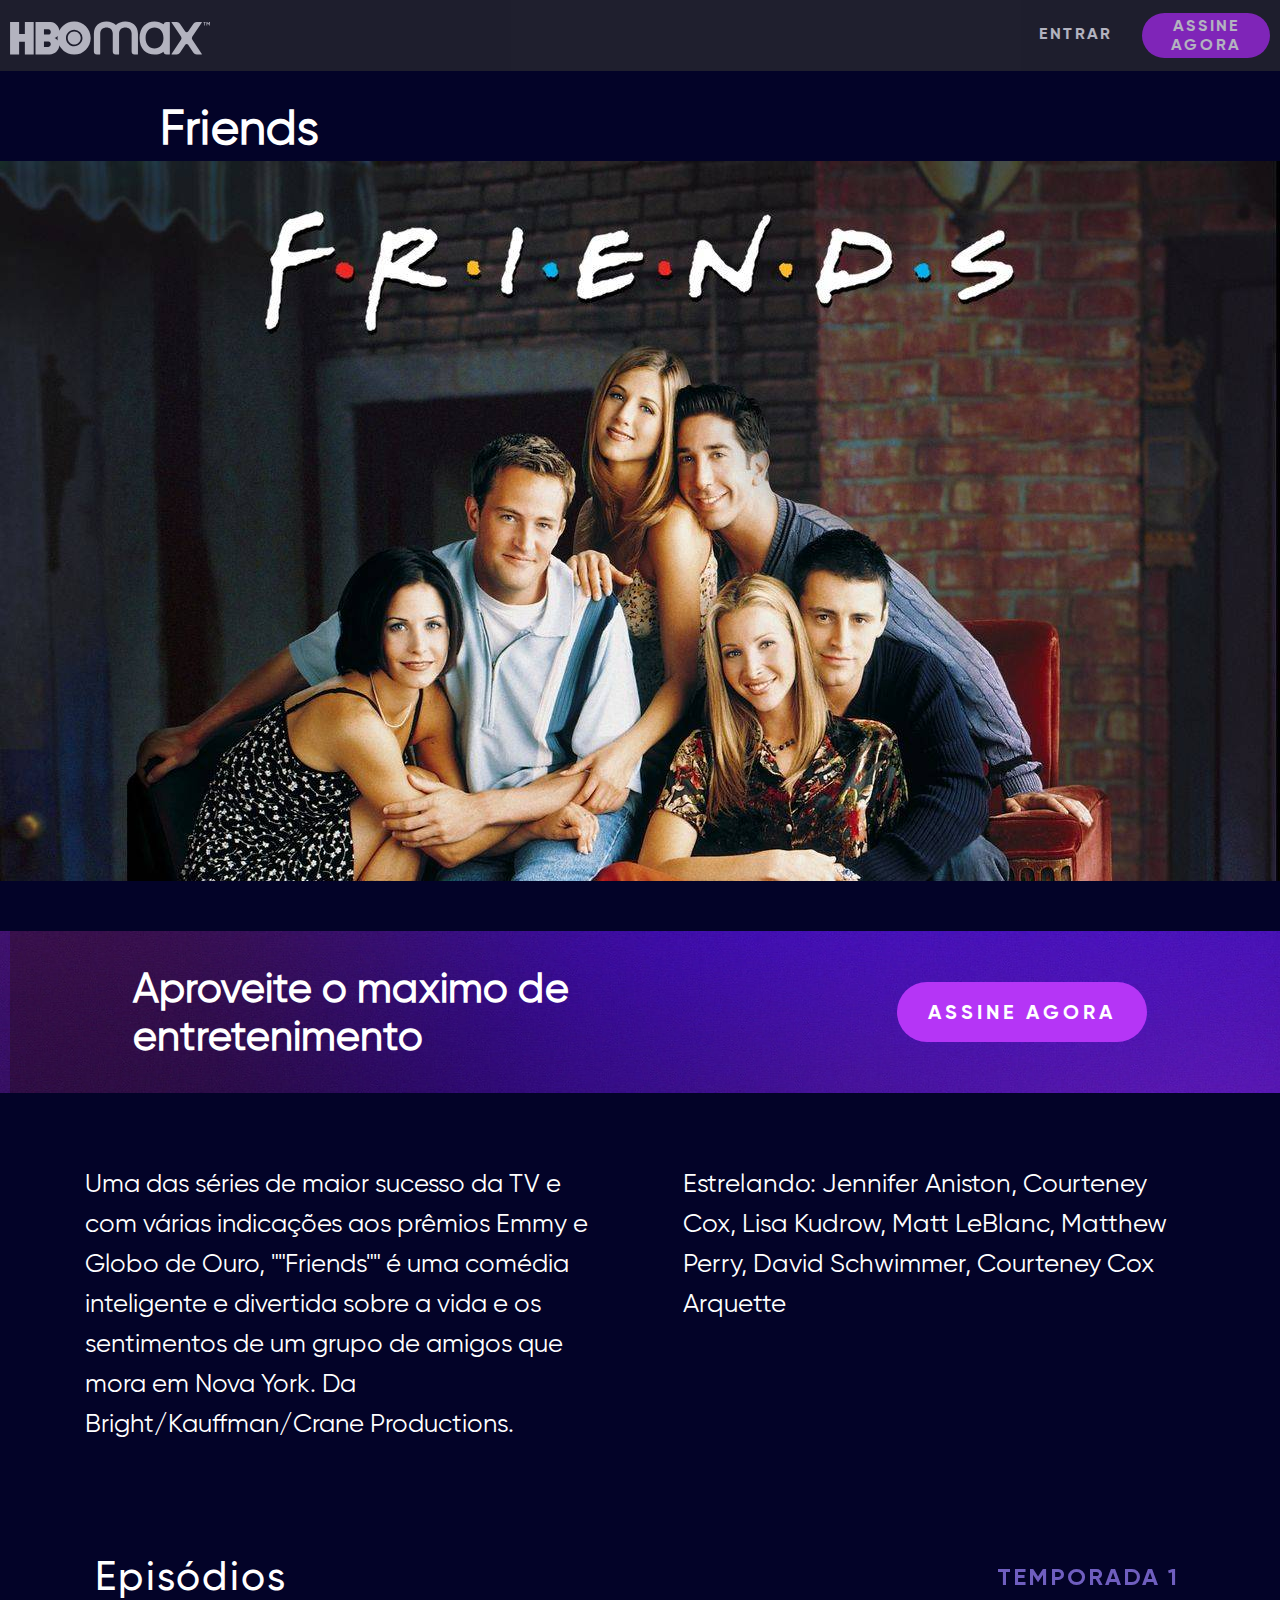
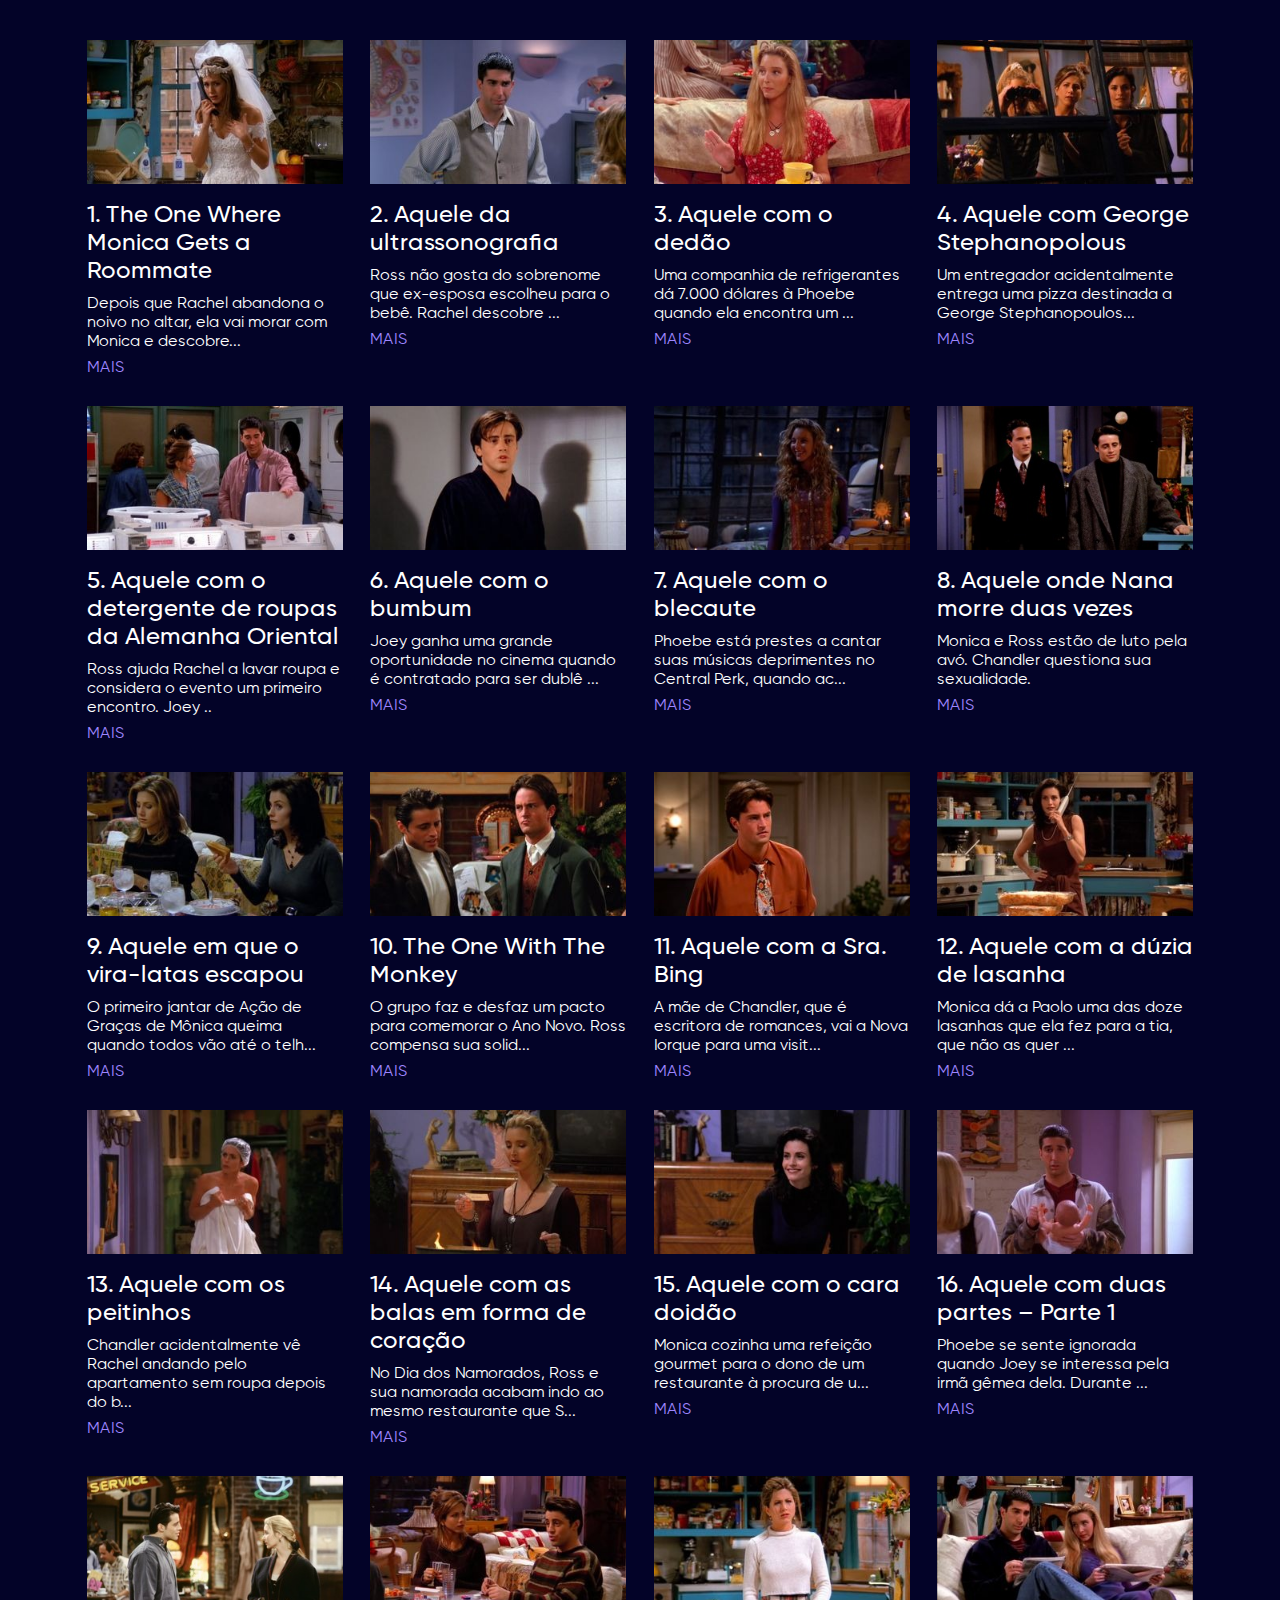
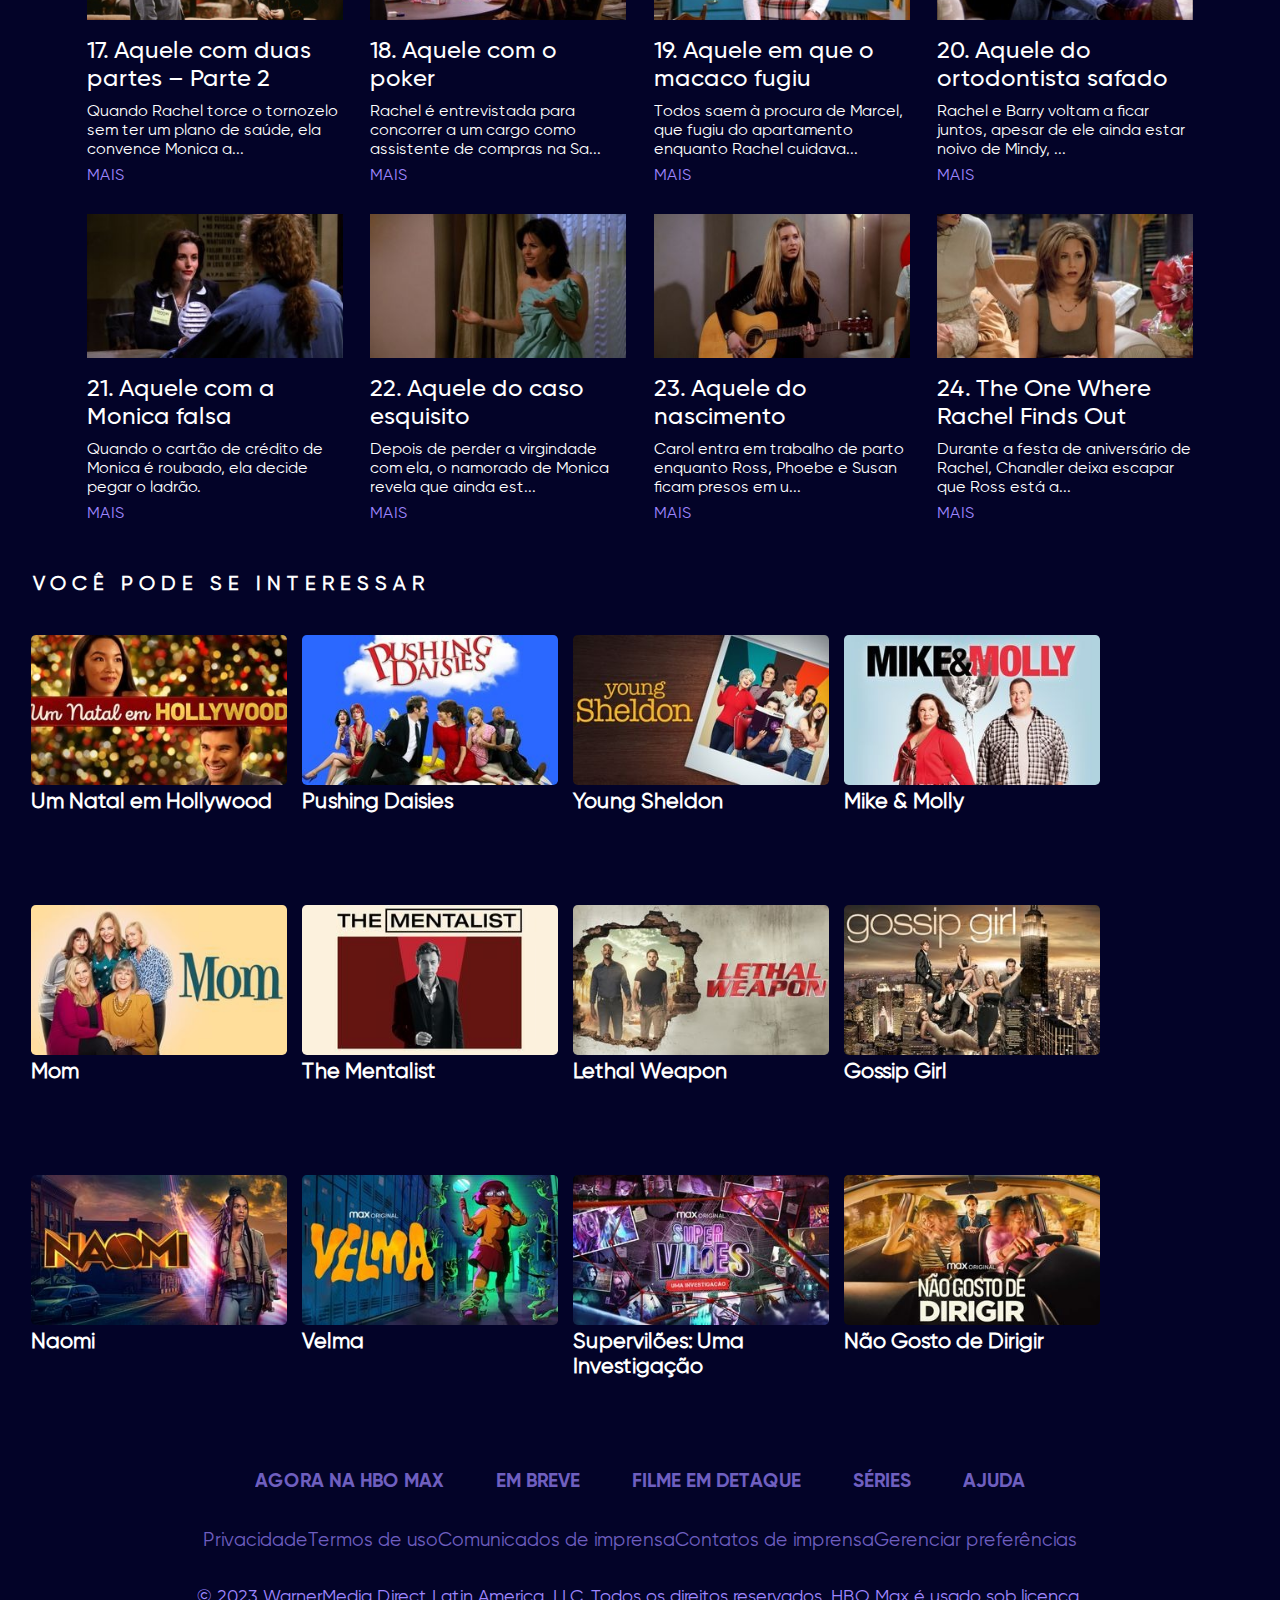
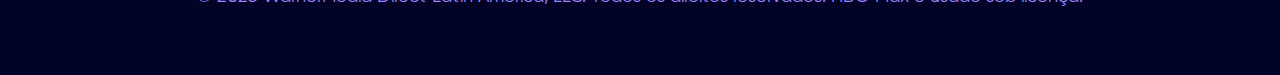
<file: pagFriends/src/pages/index.html>
<!DOCTYPE html>
<html lang="pt-br">
<head>
    <meta charset="UTF-8">
    <meta http-equiv="X-UA-Compatible" content="IE=edge">
    <meta name="viewport" content="width=device-width, initial-scale=1.0">
    <link rel="stylesheet" href="index.css">
    <link rel="stylesheet" href="../common/index.css">
    <title>Friend</title>
</head>
<body>
    <div class="cabecalho">
        <img src="../assets/images/hbo-max-h-w-l.svg" alt="" srcset="">
        <div class="cabecalho2">
        <a href="">ENTRAR</a>
        <button class="button-cb"> ASSINE AGORA </button>
      </div>
    </div>
        <div class="secao-01">
            <div class="s1-h1">
                    <h1>Friends</h1>
            </div>

             <img src="../assets/images/friends-s1-bunner.jpeg" alt="friend">
        </div>

        <div class="secao-02">

            <div class="s2-h"> 
                <h2>Aproveite o maximo de entretenimento</h2>
            </div>

                <div class="s2-b">
                    <button>ASSINE AGORA</button>
                </div>
            
        </div>


        <div class="secao-03">
            <div class="s3-p1">
                <p>Uma das séries de maior sucesso da TV e com várias indicações aos prêmios Emmy e Globo de Ouro, ""Friends"" é uma comédia inteligente e divertida sobre a vida e os sentimentos de um grupo de amigos que mora em Nova York. Da Bright/Kauffman/Crane Productions.</p>

            </div>

            <div class="s3-p2">
                <p>Estrelando: Jennifer Aniston, Courteney Cox, Lisa Kudrow, Matt LeBlanc, Matthew Perry, David Schwimmer, Courteney Cox Arquette</p>
            </div>
        </div>

        <div class="secao-04">
            <div class="s4-cima">
                <h1>Episódios</h1>
                <button>TEMPORADA 1</button>
            </div>
            <div class="s4-episodios">
                <div class="s4-1linha">
                    <div class="s4-episodio">
                        <img src="../assets/images/friends-s4-ep1.jpeg" alt="">
                        <h2>1. The One Where Monica Gets a Roommate</h2>
                        <p>Depois que Rachel abandona o noivo no altar, ela vai morar com Monica e descobre...</p>
                        <a href="">MAIS</a>
                    </div>
                    <div class="s4-episodio">
                        <img src="../assets/images/friends-s4-ep2.jpeg" alt="">
                        <h2>2. Aquele da ultrassonografia</h2>
                        <p>Ross não gosta do sobrenome que ex-esposa escolheu para o bebê. Rachel descobre ...</p>
                        <a href="">MAIS</a>
                    </div>
                    <div class="s4-episodio">
                        <img src="../assets/images/friends-s4-ep3.jpeg" alt="">
                        <h2>3. Aquele com o dedão</h2>
                        <p>Uma companhia de refrigerantes dá 7.000 dólares à Phoebe quando ela encontra um ... </p>
                        <a href="">MAIS</a>
                    </div>
                    <div class="s4-episodio">
                        <img src="../assets/images/friends-s4-ep4.jpeg" alt="">
                        <h2>4. Aquele com George Stephanopolous</h2>
                        <p>Um entregador acidentalmente entrega uma pizza destinada a George Stephanopoulos... </p>
                        <a href="">MAIS</a>
                    </div>
                </div>                    

                <div class="s4-1linha">
                    <div class="s4-episodio">
                        <img src="../assets/images/friends-s4-ep5.jpeg" alt="">
                        <h2>5. Aquele com o detergente de roupas da Alemanha Oriental</h2>
                        <p>Ross ajuda Rachel a lavar roupa e considera o evento um primeiro encontro. Joey ..</p>
                        <a href="">MAIS</a>
                    </div>
                    <div class="s4-episodio">
                        <img src="../assets/images/friends-s4-ep6.jpeg" alt="">
                        <h2>6. Aquele com o bumbum</h2>
                        <p>Joey ganha uma grande oportunidade no cinema quando é contratado para ser dublê ... </p>
                        <a href="">MAIS</a>
                    </div>
                    <div class="s4-episodio">
                        <img src="../assets/images/friends-s4-ep7.jpeg" alt="">
                        <h2>7. Aquele com o blecaute</h2>
                        <p>Phoebe está prestes a cantar suas músicas deprimentes no Central Perk, quando ac...</p>
                        <a href="">MAIS</a>
                    </div>
                    <div class="s4-episodio">
                        <img src="../assets/images/friends-s4-ep8.jpeg" alt="">
                        <h2>8. Aquele onde Nana morre duas vezes</h2>
                        <p>Monica e Ross estão de luto pela avó. Chandler questiona sua sexualidade.</p>
                        <a href="">MAIS</a>
                    </div>
                </div>
            
                <div class="s4-1linha">
                    <div class="s4-episodio">
                        <img src="../assets/images/friends-s4-ep9.jpeg" alt="">
                        <h2>9. Aquele em que o vira-latas escapou</h2>
                        <p>O primeiro jantar de Ação de Graças de Mônica queima quando todos vão até o telh...</p>
                        <a href="">MAIS</a>
                    </div>
                    <div class="s4-episodio">
                        <img src="../assets/images/friends-s4-ep10.jpeg" alt="">
                        <h2>10. The One With The Monkey</h2>
                        <p>O grupo faz e desfaz um pacto para comemorar o Ano Novo. Ross compensa sua solid... </p>
                        <a href="">MAIS</a>
                    </div>
                    <div class="s4-episodio">
                        <img src="../assets/images/friends-s4-ep11.jpeg" alt="">
                        <h2>11. Aquele com a Sra. Bing</h2>
                        <p>A mãe de Chandler, que é escritora de romances, vai a Nova Iorque para uma visit... </p>
                        <a href="">MAIS</a>
                    </div>
                    <div class="s4-episodio">
                        <img src="../assets/images/friends-s4-ep12.jpeg" alt="">
                        <h2>12. Aquele com a dúzia de lasanha</h2>
                        <p>Monica dá a Paolo uma das doze lasanhas que ela fez para a tia, que não as quer ...</p>
                        <a href="">MAIS</a>
                    </div>
                </div>

                <div class="s4-1linha">
                    <div class="s4-episodio">
                        <img src="../assets/images/friends-s4-ep13.jpeg" alt="">
                        <h2>13. Aquele com os peitinhos</h2>
                        <p>Chandler acidentalmente vê Rachel andando pelo apartamento sem roupa depois do b... </p>
                        <a href="">MAIS</a>
                    </div>
                    <div class="s4-episodio">
                        <img src="../assets/images/friends-s4-ep14.jpeg" alt="">
                        <h2>14. Aquele com as balas em forma de coração</h2>
                        <p>No Dia dos Namorados, Ross e sua namorada acabam indo ao mesmo restaurante que S... </p>
                        <a href="">MAIS</a>
                    </div>
                    <div class="s4-episodio">
                        <img src="../assets/images/friends-s4-ep15.jpeg" alt="">
                        <h2>15. Aquele com o cara doidão</h2>
                        <p>Monica cozinha uma refeição gourmet para o dono de um restaurante à procura de u...</p>
                        <a href="">MAIS</a>
                    </div>
                    <div class="s4-episodio">
                        <img src="../assets/images/friends-s4-ep16.jpeg" alt="">
                        <h2>16. Aquele com duas partes – Parte 1</h2>
                        <p>Phoebe se sente ignorada quando Joey se interessa pela irmã gêmea dela. Durante ... </p>
                        <a href="">MAIS</a>
                    </div>
                </div>      
                
                <div class="s4-1linha">
                    <div class="s4-episodio">
                        <img src="../assets/images/friends-s4-ep17.jpeg" alt="">
                        <h2>17. Aquele com duas partes – Parte 2</h2>
                        <p>Quando Rachel torce o tornozelo sem ter um plano de saúde, ela convence Monica a... </p>
                        <a href="">MAIS</a>
                    </div>
                    <div class="s4-episodio">
                        <img src="../assets/images/friends-s4-ep18.jpeg" alt="">
                        <h2>18. Aquele com o poker</h2>
                        <p>Rachel é entrevistada para concorrer a um cargo como assistente de compras na Sa...</p>
                        <a href="">MAIS</a>
                    </div>
                    <div class="s4-episodio">
                        <img src="../assets/images/friends-s4-ep19.jpeg" alt="">
                        <h2>19. Aquele em que o macaco fugiu</h2>
                        <p>Todos saem à procura de Marcel, que fugiu do apartamento enquanto Rachel cuidava... </p>
                        <a href="">MAIS</a>
                    </div>
                    <div class="s4-episodio">
                        <img src="../assets/images/friends-s4-ep20.jpeg" alt="">
                        <h2>20. Aquele do ortodontista safado</h2>
                        <p>Rachel e Barry voltam a ficar juntos, apesar de ele ainda estar noivo de Mindy, ... </p>
                        <a href="">MAIS</a>
                    </div>
                </div>

                <div class="s4-1linha">
                    <div class="s4-episodio">
                        <img src="../assets/images/friends-s4-ep21.jpeg" alt="">
                        <h2>21. Aquele com a Monica falsa</h2>
                        <p>Quando o cartão de crédito de Monica é roubado, ela decide pegar o ladrão. </p>
                        <a href="">MAIS</a>
                    </div>
                    <div class="s4-episodio">
                        <img src="../assets/images/friends-s4-ep22.jpeg" alt="">
                        <h2>22. Aquele do caso esquisito</h2>
                        <p>Depois de perder a virgindade com ela, o namorado de Monica revela que ainda est...</p>
                        <a href="">MAIS</a>
                    </div>
                    <div class="s4-episodio">
                        <img src="../assets/images/friends-s4-ep23.jpeg" alt="">
                        <h2>23. Aquele do nascimento</h2>
                        <p>Carol entra em trabalho de parto enquanto Ross, Phoebe e Susan ficam presos em u... </p>
                        <a href="">MAIS</a>
                    </div>
                    <div class="s4-episodio">
                        <img src="../assets/images/friends-s4-ep24.jpeg" alt="">
                        <h2>24. The One Where Rachel Finds Out</h2>
                        <p>Durante a festa de aniversário de Rachel, Chandler deixa escapar que Ross está a...</p>
                        <a href="">MAIS</a>
                    </div>
                </div>
            </div>
        </div>
        <div class="section05">
            <div class="mae">
                <h1 class="texto1">Você pode se interessar</h1>
                <div class="box-shadow">
        
                    <div class="filmes">
                        <div class="cards1">
                            <div class="nomedofilme">
                                <img class="imagem01" 
                                src="../assets/images/natal.jpg">
                            <h2>Um Natal em Hollywood</h2>
                            </div>
                            
                            <div class="nomedofilme">
                            <img class="imagem02" 
                            src="../assets/images/nuvem.jpg">
                            <h2>Pushing Daisies</h2>
                            </div>
                            
                            <div class="nomedofilme">
                            <img class="imagem03"
                            src="../assets/images/fotos.jpg">
                            <h2>Young Sheldon</h2>
                            </div>
                      
                            <div class="nomedofilme">
                            <img class="imagem04"
                            src="../assets/images/mike.jpg" >
                            <h2>Mike & Molly</h2>
                            </div>
                        </div>
        
                        <div class="cards2">
                            <div class="nomedofilme">
                            <img class="imagem05"
                            src="../assets/images/mom.jpg">
                            <h2>Mom</h2>
                            </div>
                        
                            <div class="nomedofilme">
                            <img class="imagem06"
                            src="../assets/images/mente.jpg">
                            <h2>The Mentalist</h2>
                            </div>
                            
                            <div class="nomedofilme">
                            <img class="imagem07"
                            src="../assets/images/letal.jpg">
                            <h2>Lethal Weapon</h2>
                            </div>
                       
                            <div class="nomedofilme">
                            <img class="imagem08"
                            src="../assets/images/gossip.jpg">
                            <h2>Gossip Girl</h2>
                            </div>
                        </div>
    
                        <div class="cards3">
                           <div class="nomedofilme"> 
                            <img class="imagem05"
                            src="../assets/images/noemi.jpg">
                            <h2>Naomi</h2>
                            </div>
                        
                            <div class="nomedofilme">
                            <img class="imagem06"
                            src="../assets/images/velma.jpg">
                            <h2>Velma</h2>
                            </div>
                       
                            <div class="nomedofilme">
                            <img class="imagem07"
                            src="../assets/images/vilao.jpg">
                            <h2>Supervilões: Uma Investigação</h2>
                            </div>
                       
                            <div class="nomedofilme">
                            <img class="imagem08"
                            src="../assets/images/dirigir.jpg">
                            <h2>Não Gosto de Dirigir</h2>
                            </div>
                        </div>
        
                    </div>


                    <div class="menu-superior">
                        <a href="#">AGORA NA HBO MAX</a>
                        <a href="#">EM BREVE</a>
                        <a href="#">FILME EM DETAQUE</a>
                        <a href="#">SÉRIES</a>
                        <a href="#">AJUDA</a>
                      </div>
                    <div class="menu">
                        <a href="#">Privacidade</a>
                        <a href="#">Termos de uso</a>
                        <a href="#">Comunicados de imprensa</a>
                        <a href="#">Contatos de imprensa</a>
                        <a href="#">Gerenciar preferências</a>
                      </div>
                      <div class="direitosautorais"><footer>
                        <p class="direitosaut">&copy; 2023 WarnerMedia Direct Latin America, LLC. Todos os direitos reservados. HBO Max é usado sob licença.</p>
                      </footer>
                      </div>
                      
            </div>
            
        
        
            
</body>
</html>
</file>
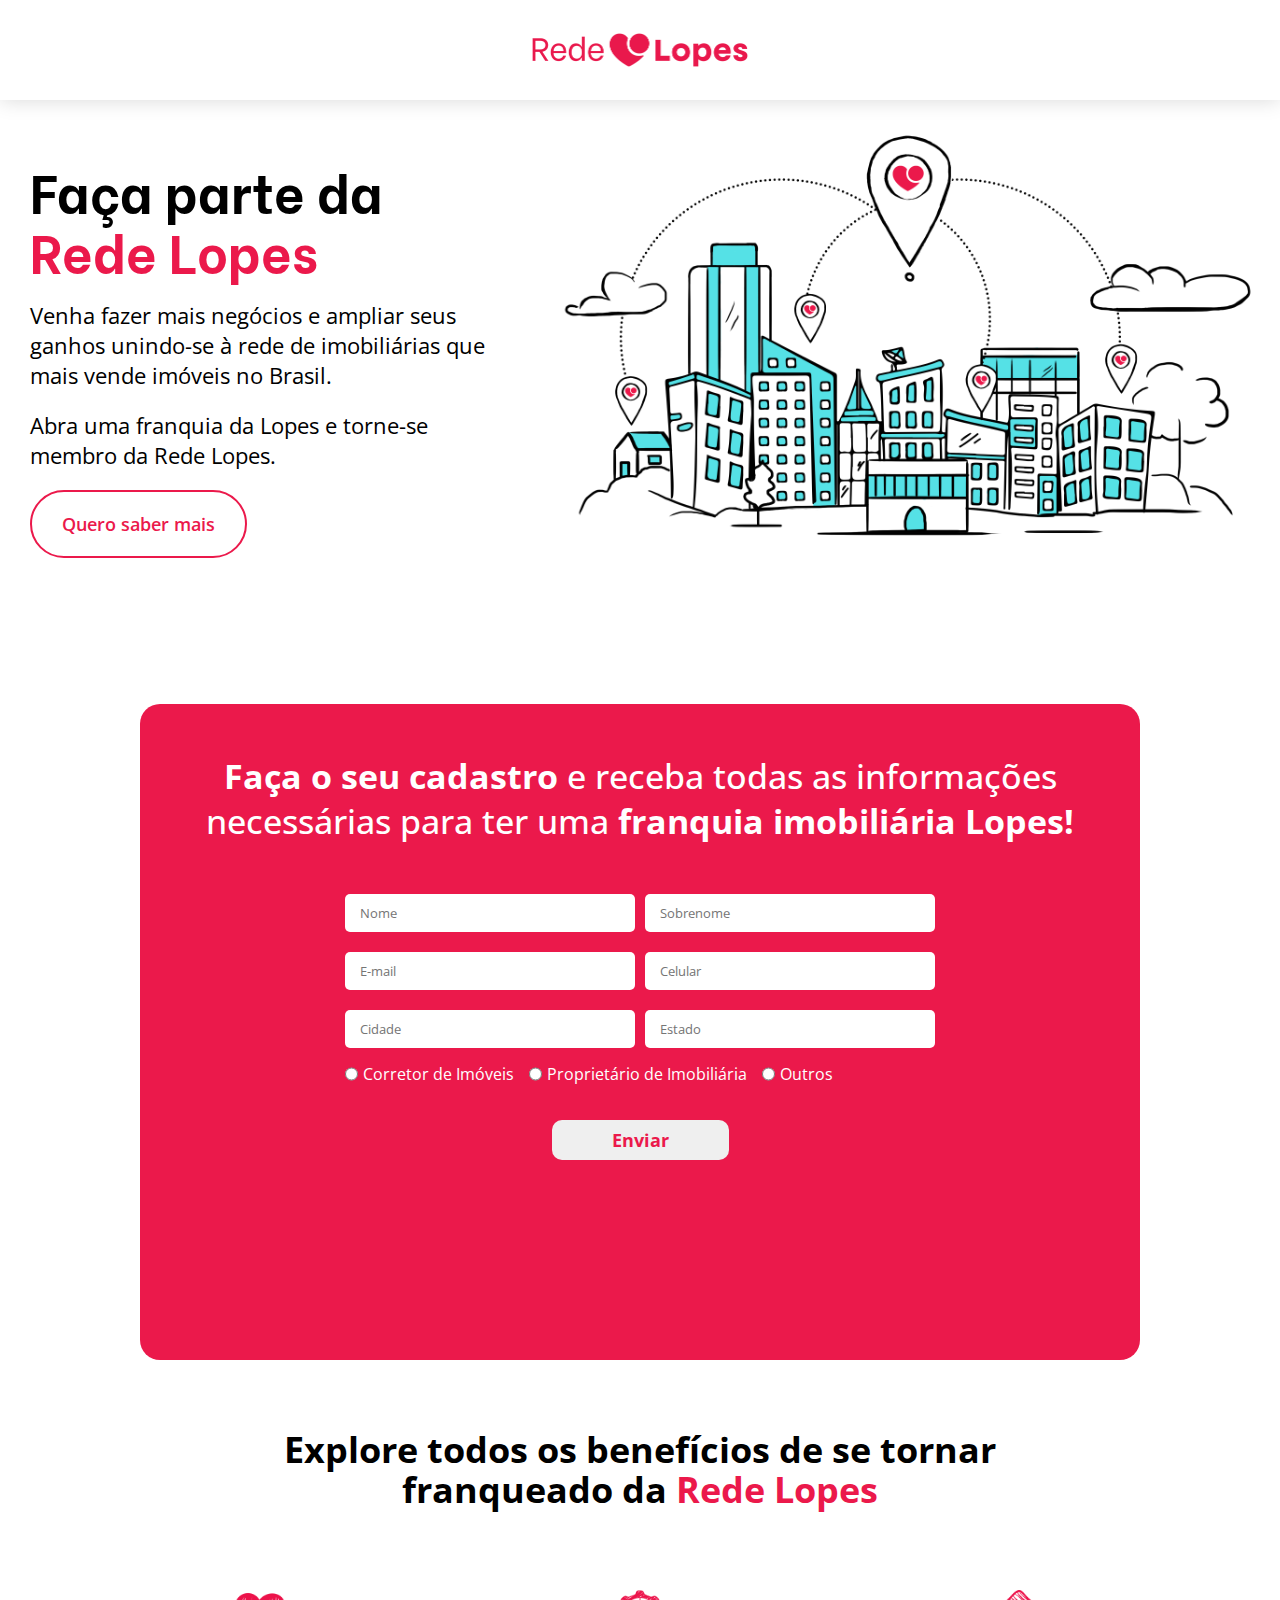
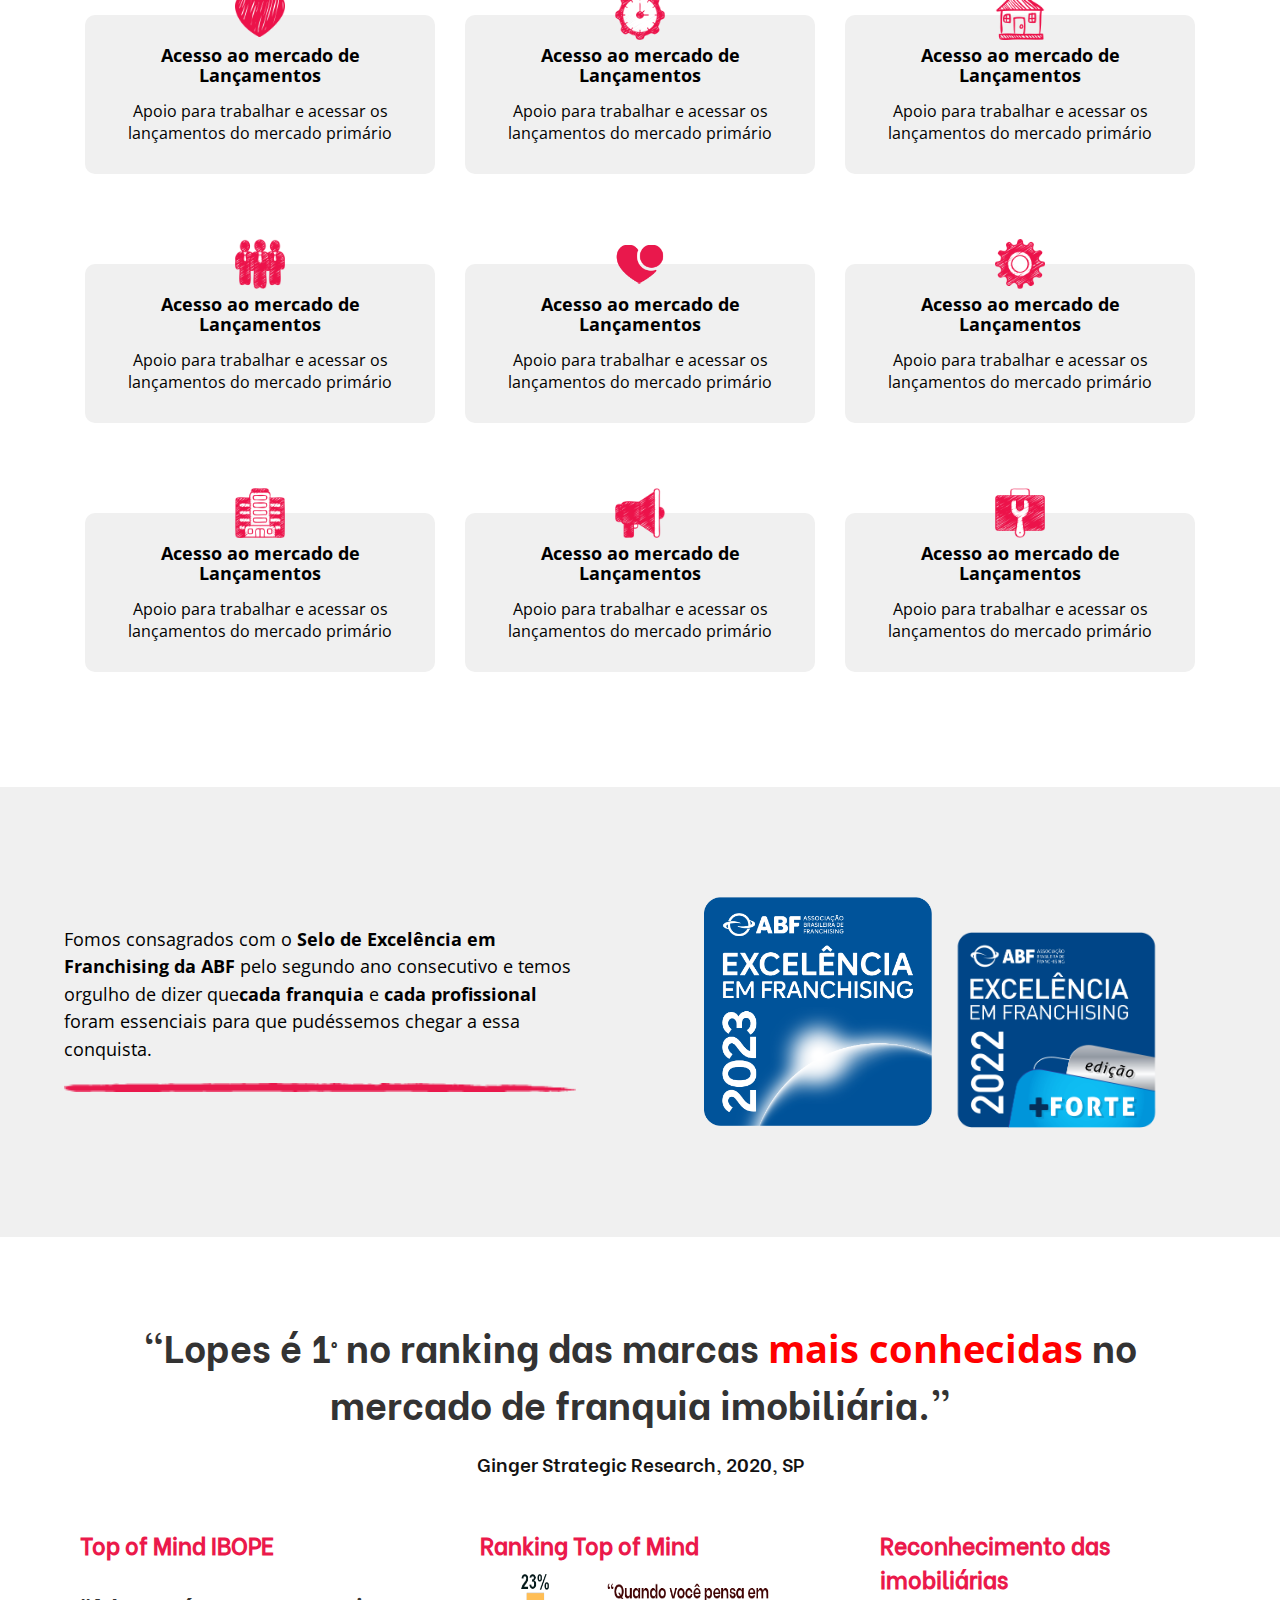
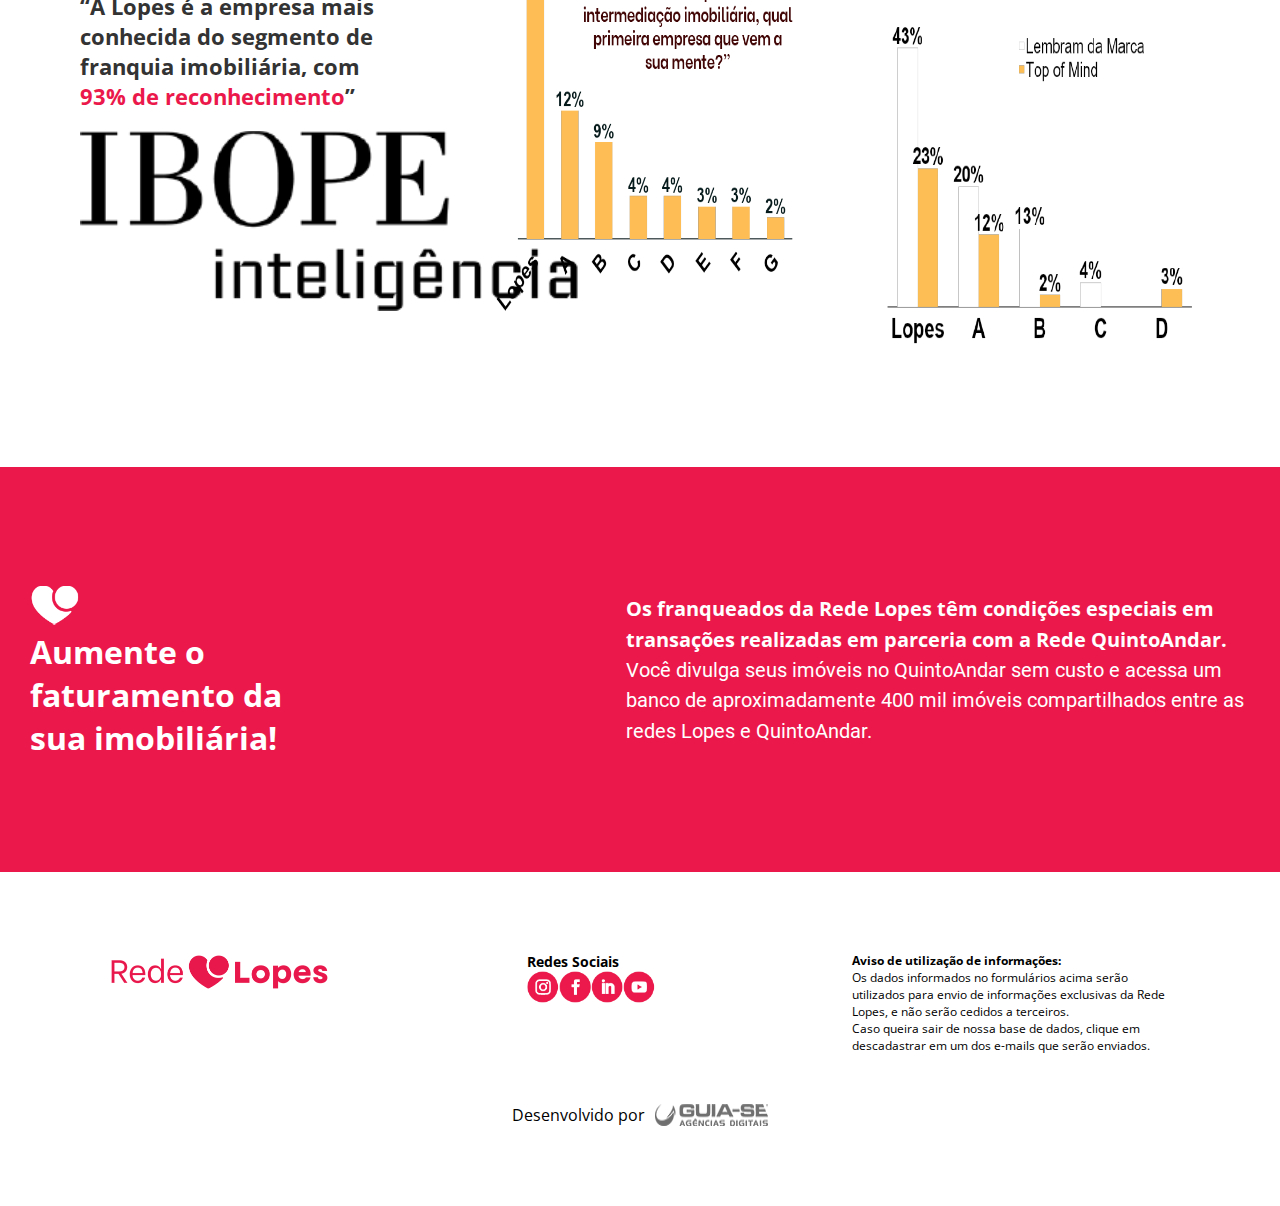
<file: pagImobiliaria-responsivo/src/pages/inicial/index.html>
<!DOCTYPE html>
<html lang="en">
<head>
    <meta charset="UTF-8">
    <meta http-equiv="X-UA-Compatible" content="IE=edge">
    <meta name="viewport" content="width=device-width, initial-scale=1.0">
    <link rel="stylesheet" href="index.css">
    <link rel="stylesheet" href="../../common/index.css">
    <title>Franquia Imobiliaria Rede Lopes</title>
</head>
<body>

    <div class="fe1">
        <img src="../../assets/images/logo-rede-lopes.png" />
    </div>


    <div class="fe2">
        <div class="fe2-textos">
            <h1>Faça parte da</h1>
            <h1><span>Rede Lopes</span></h1>
            <p>Venha fazer mais negócios e ampliar seus ganhos unindo-se à rede de imobiliárias que mais vende imóveis no Brasil.</p>
            <p>Abra uma franquia da Lopes e torne-se membro da Rede Lopes.</p>
            
            <div class="fe2-cont-btn">
                <button>Quero saber mais</button>
            </div>
        </div>
        <div class="fe2-imagem">
            <img src="../../assets/images/lopes-bg-novo.png" />
        </div>
    </div>


    <div class="fe3">
        <div class="fe3-box">
            <h1><b>Faça o seu cadastro</b> e receba todas as informações necessárias para ter uma <b>franquia imobiliária Lopes!</b></h1>
            <div class="fe3-form-linha">
                <input type="text" placeholder="Nome">
                <input type="text" placeholder="Sobrenome">
            </div>
            <div class="fe3-form-linha">
                <input type="text" placeholder="E-mail">
                <input type="text" placeholder="Celular">
            </div>
            <div class="fe3-form-linha">
                <input type="text" placeholder="Cidade">
                <input type="text" placeholder="Estado">
            </div>
            <div class="fe3-form-radio">
                <div>
                    <input type="radio">
                    <label>Corretor de Imóveis</label>
                </div>
                <div>
                    <input type="radio">
                    <label> Proprietário de Imobiliária </label>
                </div>                
                <div>
                    <input type="radio">
                    <label> Outros </label>
                </div>
            </div>
            <button> Enviar </button>
        </div>
    </div>


    <div class="fe4">
        <h1>Explore todos os benefícios de se tornar franqueado da <span>Rede Lopes</span></h1>

        <div class="fe4-grupo-cartoes">
            <div class="fe4-cartao">
                <img src="../../assets/images/coracao.png" />
                <h1>Acesso ao mercado de Lançamentos</h1>
                <p>Apoio para trabalhar e acessar os lançamentos do mercado primário</p>
            </div>

            <div class="fe4-cartao">
                <img src="../../assets/images/engrenagem.png" />
                <h1>Acesso ao mercado de Lançamentos</h1>
                <p>Apoio para trabalhar e acessar os lançamentos do mercado primário</p>
            </div>

            <div class="fe4-cartao">
                <img src="../../assets/images/casa.png" />
                <h1>Acesso ao mercado de Lançamentos</h1>
                <p>Apoio para trabalhar e acessar os lançamentos do mercado primário</p>
            </div>
        </div>

        <div class="fe4-grupo-cartoes">
            <div class="fe4-cartao">
                <img src="../../assets/images/pessoas.png" />
                <h1>Acesso ao mercado de Lançamentos</h1>
                <p>Apoio para trabalhar e acessar os lançamentos do mercado primário</p>
            </div>

            <div class="fe4-cartao">
                <img src="../../assets/images/bola.png" />
                <h1>Acesso ao mercado de Lançamentos</h1>
                <p>Apoio para trabalhar e acessar os lançamentos do mercado primário</p>
            </div>

            <div class="fe4-cartao">
                <img src="../../assets/images/engrena.png" />
                <h1>Acesso ao mercado de Lançamentos</h1>
                <p>Apoio para trabalhar e acessar os lançamentos do mercado primário</p>
            </div>
        </div>

        <div class="fe4-grupo-cartoes">
            <div class="fe4-cartao">
                <img src="../../assets/images/empresa.png" />
                <h1>Acesso ao mercado de Lançamentos</h1>
                <p>Apoio para trabalhar e acessar os lançamentos do mercado primário</p>
            </div>

            <div class="fe4-cartao">
                <img src="../../assets/images/megafone.png" />
                <h1>Acesso ao mercado de Lançamentos</h1>
                <p>Apoio para trabalhar e acessar os lançamentos do mercado primário</p>
            </div>

            <div class="fe4-cartao">
                <img src="../../assets/images/maleta.png" />
                <h1>Acesso ao mercado de Lançamentos</h1>
                <p>Apoio para trabalhar e acessar os lançamentos do mercado primário</p>
            </div>
        </div>
        

    </div>


    <div class="se5">
        <div class="se5-esquerda">
            <p>Fomos consagrados com o<strong> Selo de Excelência em Franchising da ABF</strong> pelo segundo ano consecutivo e temos orgulho de dizer que<strong>cada franquia</strong> e <strong> cada profissional</strong> foram essenciais para que pudéssemos chegar a essa conquista.</p>
            <img src="../../assets/images/lopes-divisor-3.png" alt="">
        </div>
        <div class="se5-direita">
            <img id="selo" src="../../assets/images/selo-1.png" alt="">
            <img id="selo-2" src="../../assets/images/selo-2.png" alt="">
        </div>
    </div>
    
    <div class="se6">
        <h1>“Lopes é 1º no ranking das marcas <span style="color:red;"> mais conhecidas</span> no mercado de franquia imobiliária.”</h1>
        <h3>Ginger Strategic Research, 2020, SP</h3>
        <div class="se6-ibope">
            <div class="se6-texto">
                <h2>Top of Mind IBOPE</h2>
                <h3>“A Lopes é a empresa mais conhecida do segmento de franquia imobiliária, com<span style="color:#EB194B;"> 93% de reconhecimento</span>”</h2>
                <img src="../../assets/images/lopes-ibope-1.png" alt="">
            </div>

            <div class="se6-grafico">
                <h2>Ranking Top of Mind</h2>
                <img src="../../assets/images/grafico-1.png" alt="">
            </div>
            <div class="se6-grafico">
                <h2>Reconhecimento das imobiliárias</h2>
                <img src="../../assets/images/grafico-2.png" alt="">
            </div>
        </div>
    </div>  

    <div class="se7">
        <div class="se7-esquerda">
            <img src="../../assets/images/bola.png" alt="">
            <h1>Aumente o<br>faturamento da<br>sua imobiliária!</h1>
        </div>

        <p><strong>Os franqueados da Rede Lopes têm condições especiais em transações realizadas em parceria com a Rede QuintoAndar. </strong>Você divulga seus imóveis no QuintoAndar sem custo e acessa um banco de aproximadamente 400 mil imóveis compartilhados entre as redes Lopes e QuintoAndar.</p>
    </div>
    

    <div class="fe5">
        <div class="fe5-conteudo">
            <img class="fe5-logo" src="../../assets/images/logo-rede-lopes.png" />

            <div class="fe5-redes-sociais">
                <h3>Redes Sociais</h3>
                <div class="fe5-icones">
                    <img src="../../assets/images/insta.jpg" alt=""/>
                    <img src="../../assets/images/face.jpg" alt=""/>
                    <img src="../../assets/images/in.jpg" alt=""/>
                    <img src="../../assets/images/yout.png" alt=""/>
                </div>
            </div>

            <div class="fe5-aviso">
                <h1>Aviso de utilização de informações:</h1>
                <p>
                    Os dados informados no formulários acima serão utilizados para envio de informações exclusivas da Rede Lopes, e não serão cedidos a terceiros.
                    <br />
                    Caso queira sair de nossa base de dados, clique em descadastrar em um dos e-mails que serão enviados.
                </p>
            </div>
        </div>

        
        <div class="fe5-dev">
            <p>Desenvolvido por</p>
            <img src="../../assets/images/dev.png" alt="">
        </div>

    </div>
    



    
</body>
</html>
</file>
<file: pagFriends/src/pages/index.css>
*{
    margin: 0px;
    box-sizing: border-box;
    
}

body{
    background-color: #030328;
}

.cabecalho {
    display: flex;
    align-items: center;
    justify-content: space-between;
    width: 100%;
    height: 9vh;
    background-color: rgb(44, 44, 48) !important;
    position: fixed;
    opacity: 0.7;
    margin-top: -110px;
}

.cabecalho button {
    border-radius: 40px;
    background-color: rgb(181, 53, 246)!important;
    color: rgb(255, 255, 255);
    border: 2px solid transparent;
    height: 5vh;
    width: 10vw;
    font-family: 'friends1';
    letter-spacing: 2px;
    font-size: 16px;
    margin-top:9px;
}


.cabecalho a{
    text-decoration: none;
    color: white;
    margin-top: 20px;
    margin-right: 30px;
    letter-spacing: 2px;
    background-color: rgb(44, 44, 48) !important;
    font-family: 'friends1';
    font-size: 16px;
    opacity: none;
}

.cabecalho img{ 
    background-color: rgb(44, 44, 48) !important;
    width: 200px;
    height: 40px;
    margin-left: 10px;
    margin-top: 15px;
}

.cabecalho2 {
    display: flex;
    justify-content: flex-end;
    margin: 10px 10px;

}

.secao-01{
    display: flex;
    flex-direction: column;
    justify-content: center;
    align-items: center;
    margin-top: 100px;
}

.s1-h1 {
    display: flex;
    width: 75vw;
    font-size: 1.5em;
   align-items: start;
   color: #ffff;
   font-family: 'friends3';
   font-weight: 100;
   margin-bottom: 5px;
}

.secao-01 img{
    margin-bottom: 50px;
}

.secao-02 {
    width: 100%;
    height: 18vh;
    background-image: url("../assets/images/gradient2.jpg");
    background-position: 10px;
    display: flex;
    flex-direction: row;
    align-items: center;
    justify-content: space-evenly;
    color: white;
    margin-bottom: 70px;
    padding: 10px;
}



.s2-h {
    font-size: 1.70rem;
    width: 50vw;
    font-family: 'friends3';
    font-weight:lighter;
}


.s2-b button
{
    border-radius: 50px;
    height: 60px;
    width: 250px;
    background-color: rgb(181, 53, 246);
    color: white;
    font-family: 'friends1';
    letter-spacing: 4px;
    border: 2px solid transparent;
    font-size: 1.25rem;
}

.secao-03 {
    display: flex;
    justify-content: space-evenly;
    width: 100%;
    margin-bottom: 100px;
}

.s3-p1 {
    width: 40vw;
    font-size: 1.60rem;
    font-family:'friends3' ;
    line-height: 40px;
    color:#ffff;
}


.s3-p2 {
    width: 40vw;
    font-size: 1.62rem;
    font-family:'friends3' ;
    line-height: 40px;
    color:#ffff;
}

.secao-04{
    display:flex;
    flex-direction: column;
}

.s4-cima{
    margin: 10px 95px;
    display: flex;
    flex-direction: row;   
    justify-content: space-between; 
}

.s4-cima >  h1{
    color: #ffff;
    font-family: 'friends2';
    font-weight: lighter;
    font-size: 2.50rem;
    letter-spacing: 2px;
}

.s4-cima > button{
    font-family: 'friends6';
    background-color: transparent;
    border: none;
    color: #9e86ff;
    font-size: 1.50rem;
    opacity: 0.7;
    letter-spacing: 2px;
}

.s4-1linha{
    display: flex;
    flex-direction: row;
    justify-content: space-evenly;
    margin: 30px 60px;
}

.s4-episodio{
    width: 20vw;
    display: flex;
    flex-direction: column;
    color: #ffff;
    
}

.s4-episodio > h2{
    font-family: 'friends7';
    font-weight: lighter;
    margin-bottom: 9px;
    margin-top: 16px;
}

.s4-episodio > p{
    font-family: 'friends3';
    font-weight:100;
}

.s4-episodio > a{
    text-decoration: none;
    color: #9e86ff;
    font-family: 'friends3';
    letter-spacing: 1px;
    margin-top:7px ;
}

.section05{
    width: 100%;
    display: flex;
   align-items: center;
    padding-top: 10px;
    flex-direction:column;
    background-color: #030328;
    margin: 0px;
    box-sizing: border-box;
  }
  
  .texto1{
    font-size: 20px;
    font-family:'friends3' ;
    line-height: 23px;
    letter-spacing: 6px;
    text-transform: uppercase;
    text-align:start;
    color: #ffffff !important;
    margin-top: 10px;
    margin-bottom: 30px;
    margin-left: -20px;
  }
  
  .cards1{
    height: 30vh;
    width: 80vw;
    padding-top: 10px;
    display: flex;
    margin: 0px;
    box-sizing: border-box;
    gap: 15px;
    justify-content:center;
  }
  
  .imagem01{
    width: 20vw;
    height: 150px;
    object-fit: cover;
    border-radius: 0.3rem;
  }
  
  .imagem02{
    width: 20vw;
    height: 150px;
    object-fit: cover;
    border-radius: 0.3rem;
  }
  
  .imagem03{
    width: 20vw;
    height: 150px;
    object-fit: cover;
    border-radius: 0.3rem;
  }
  
  .imagem04{
    width: 20vw;
    height: 150px;
    object-fit: cover;
    border-radius: 0.3rem;
  }
  .imagem05{
    width: 20vw;
    height: 150px;
    object-fit: cover;
    border-radius: 0.3rem;
  }
  
  .imagem06{
    width: 20vw;
    height: 150px;
    object-fit: cover;
    border-radius: 0.3rem;
  }
  
  .imagem07{
    width: 20vw;
    height: 150px;
    object-fit: cover;
    border-radius: 0.3rem;
  }
  
  .imagem08{
    width: 20vw;
    height: 150px;
    object-fit: cover;
    border-radius: 0.3rem;
  }
  
  .cards2{
    height: 30vh;
    width: 80vw;
    padding-top: 10px;
    display: flex;
    margin: 0px;
    box-sizing: border-box;
    gap: 15px;
    justify-content:center;
  }
  .cards3{
    height: 30vh;
    width: 80vw;
    padding-top: 10px;
    display: flex;
    margin: 0px;
    box-sizing: border-box;
    gap: 15px;
    justify-content:center;
  }

.nomedofilme{
    height: 50vh;
    width: 50vw;
    color: #ffffff;
    font-size: 0.90rem;
    font-family: 'friends3';
    font-weight: lighter;
}


.menu-superior{
  padding: 0px 150px 0px 150px;
  width: 100%;
  height: 10vh;
  display: flex;
  flex-direction: row;
  align-items: center;
  justify-content: space-evenly;
  font-size: 19px;
  font-family: 'friends1';
  margin-bottom:-30px ;
}

.menu-superior > a{
  text-decoration: none;
  color: #9e86ff;
  opacity: 0.7;
}

.menu{
  padding-left: 150px;
  padding-right: 150px;
  width: 100%;
  height: 10vh;
  display: flex;
  flex-direction: row;
  align-items: center;
  justify-content: space-evenly;
  font-size: 19px;
  font-family: 'friends8';
  
}

.menu > a{
    text-decoration: none;
    color: #9e86ff;
    opacity: 0.7;
}

.direitosaut{
  width: 100%;
  height: 10vh;
  text-align: center;
  font-size: 18px;
  font-family: 'friends8';
}

.direitosaut{
  text-decoration: none;
  color: #9e86ff;
}
</file>
<file: pagFriends/src/common/index.css>
*{
    box-sizing: border-box;
    margin:0px;
}

@font-face {
    font-family: 'friends1';
    src: url(../assets/fonts/friends1.woff2);
}

@font-face {
    font-family: 'friends2';
    src: url(../assets/fonts/friends2.woff2);
}


@font-face {
    font-family: 'friends3';
    src: url(../assets/fonts/friends3.woff2);
}


@font-face {
    font-family: 'friends4';
    src: url(../assets/fonts/friends4.woff2);
}


@font-face {
    font-family: 'friends5';
    src: url(../assets/fonts/friends5.woff2);
}


@font-face {
    font-family: 'friends6';
    src: url(../assets/fonts/friends6.woff2);
}


@font-face {
    font-family: 'friends7';
    src: url(../assets/fonts/friends7.woff2);
}


@font-face {
    font-family: 'friends8';
    src: url(../assets/fonts/friends8.woff2);
}
</file>
<file: pagImobiliaria-responsivo/src/pages/inicial/index.css>
* {
    margin: 0px;
    box-sizing: border-box;
    font-family: 'fonte1';
}


.fe1 {
    display: flex;
    justify-content: center;
    padding: 30px;
    box-shadow: 0px 0px 20px #d8d8d8;
}


.fe1 img {
    height: 40px;
}


.fe2 {
    display: flex;
    flex-direction: row;
    align-items: flex-start;
    justify-content: center;

    padding: 60px 30px;
}

.fe2-textos {
    width: 480px;
    min-width: 480px;
}

.fe2-textos h1 {
    font-size: 53px;
    font-family: 'fonte2';
    line-height: 60px;
}

.fe2-textos h1 span {
    color: #eb194b;
    font-family: 'fonte2';
}

.fe2-textos p {
    font-size: 22px;
    margin: 20px 0px;
}

.fe2-textos button {
    border: 2px solid #eb194b;
    border-radius: 40px;
    outline: none;

    padding: 20px 30px;
    background-color: #fff;
    
    color: #eb194b;
    font-size: 18px;
    font-weight: 600;
    transition: .3s;
}

.fe2-textos button:hover {
    background-color: #eb194b;
    color: #fff;
    letter-spacing: 2px;
}


.fe2-imagem {
    align-self: center;
}

.fe2-imagem img{
    width: 100%;
    max-width: 700px;
    height: auto;
    margin-left: 50px;

    position: relative;
    top: -50px;
}



.fe3 {
    display: flex;
    justify-content: center;
    padding: 0px 20px;
}

.fe3-box {
    display: flex;
    flex-direction: column;
    align-items: center;

    border-radius: 20px;
    background-color: #eb194b;
    color: #fff;
    padding: 50px 40px 200px 40px;

    width: 100%;
    max-width: 1000px;
}

.fe3-box h1 {
    text-align: center;
    font-size: 34px;
    font-weight: 500;
    line-height: 45px;
    margin-bottom: 40px;
}

.fe3-form-linha {
    display: flex;
    flex-direction: row;
    justify-content: center;
    margin: 10px 0px;
    
    width: 100%;
    max-width: 600px;
}

.fe3-form-linha input {
    border: none;
    outline: none;

    border-radius: 5px;
    padding: 10px 15px;
    
    width: 100%;
    
    margin: 0px 5px;
}

.fe3-box button {
    color: #eb194b;
    font-size: 18px;
    font-weight: 700;
    padding: 8px 60px;
    border: none;
    outline: none;
    border-radius: 10px;

    margin-top: 30px;
}

.fe3-form-radio {
    display: flex;
    flex-direction: row;
    flex-wrap: wrap;

    width: 100%;
    max-width: 600px;
}

.fe3-form-radio label {
    margin: 0px 5px;
}

.fe3-form-radio > div {
    display: flex;
    flex-direction: row;
    margin: 5px;
}




.fe4 {
    display: flex;
    flex-direction: column;

    align-items: center;
    padding: 70px 20px;
}

.fe4 > h1 {
    text-align: center;
    font-size: 36px;
    line-height: 40px;
    max-width: 800px;

    margin-bottom: 60px;
}

.fe4 h1 span {
    color: #eb194b;
}

.fe4-grupo-cartoes {
    display: flex;
    flex-direction: row;

    margin: 30px;
}

.fe4-cartao {
    display: flex;
    flex-direction: column;
    align-items: center;
    position: relative;
    
    padding: 30px 30px;
    max-width: 350px;

    border-radius: 10px;
    background-color: #f0f0f0;
    margin: 15px;
}

.fe4-cartao img {
    width: 50px;

    position: absolute;
    top: -25px;
}

.fe4-cartao h1 {
    text-align: center;
    line-height: 20px;
    font-size: 18px;

    margin-bottom: 15px;
}


.fe4-cartao p {
    text-align: center;
    font-size: 16px;
}


.se5{
    display: flex;
    flex-direction: row;
    justify-content: space-around;
    align-items: center;

    height: 50vh;
    width: 100%;

    background-color:#f0f0f0 ;
}

.se5-direita{
    width: 40vw;
    height: 100%;
    
    display: flex;
    align-items: center;
}

#selo, #selo-2{
    width:228px;
    height:229px
}

#selo-2{
    margin-top: 35px;
    margin-left: 10px;
}

.se5-esquerda{
    width: 40vw;
    font-size: 1.15rem;
    line-height: 150%;
}

.se5-esquerda img{
    margin-top: 20px;
    width: 100%;
}

.se6{
    display: flex;
    flex-direction: column;
    justify-content:center;
    align-items: center;
    padding-top: 80px;
}

.se6 > h1{
    width: 85%;
    text-align:center ;
    margin-bottom: 20px;
    font-family: 'fonte2';
    font-size: 2.4rem;
    color: #333;
}

.se6 > h3{
    margin-bottom:50px ;
    font-family: 'fonte4';
    color: #131212;
}

.se6-ibope{
    display: flex;
    flex-direction: row;
    justify-content: space-evenly;
    height: 60vh;
    width: 100vw;   
}

.se6-ibope > div{
    width: 25vw;
    height: 100%;
}

.se6-ibope h2{
    font-family:'fonte3';
    font-weight: 700;
    font-size: 23px;
    color: #EB194B!important;
}

.se6-texto h2{
    margin-bottom: 30px;
}

.se6-texto h3{
    font-size: 22px;
    color: #333;
    margin-bottom: 20px;
}

.se6-texto img{
    height:20vh;
}

.se6-grafico img{
    max-width: 100%;
    height: 40vh;
}



.se7{
    height: 45vh;
    width: 100%;
    display: flex;
    flex-direction: row;
    justify-content: space-between;
    align-items: center;
    background-color: #EB194B;
    padding:0px 30px 0px 30px ;
    color: #fff;
}

.se7 p{
    width: 55%;
    font-family:'fonte10';
    font-size: 1.26rem;
    line-height: 150%;
}

.se7-esquerda{
    width: 50vw;

    display: flex;
    flex-direction: column;

}

.se7-esquerda img{
    height: 50px;
    width: 50px;
    filter: grayscale(100%) brightness(10000%);
}



.fe5 {
    display: flex;
    flex-direction: column;
    padding: 80px 30px;
}

.fe5-conteudo {
    display: flex;
    flex-direction: row;
    justify-content: space-around;
    margin-bottom: 50px;
    gap: 40px;
}

.fe5-logo {
    height: 40px;
}

.fe5-redes-sociais {
    display: flex;
    flex-direction: column;
}

.fe5-redes-sociais h3 {
    font-size: 14px;
}

.fe5-icones {
    display: flex;
    flex-direction: row;
}

.fe5-icones img {
    width: 32px;
}

.fe5-aviso {
    width: 320px;
}

.fe5-aviso h1 {
    font-size: 12px;
    font-weight: 700;
}

.fe5-aviso p {
    font-size: 12px;
}

.fe5-dev {
    display: flex;
    flex-direction: row;
    justify-content: center;

}

.fe5-dev p {
    margin-right: 10px;
}






















@media (max-width: 1000px) {
    .fe2 {
        flex-direction: column;
        align-items: center;
    }

    .fe2-textos {
        min-width: unset;
        width: unset;
        max-width: 700px;
    }

    .fe2-textos h1 { 
        text-align: center;
        font-size: 30px; 
        line-height: 35px;
    }

    .fe2-textos p {
        font-size: 20px;
    }

    .fe2-textos button {
        /* width: 100%; */
        display: none;
    } 

    .fe2-imagem img {
        top: unset;
        margin-left: unset;
    }

    .fe3-box h1 {
        font-size: 22px;
        line-height: 30px;
    }


    .fe4-grupo-cartoes {
        flex-direction: column;
        margin: unset;
        width: 90%;
    }
    .fe4-cartao {
        margin: 30px 0px;
        max-width: unset;
        width: 100%;
        align-items: center;
    }

    .fe5-conteudo {
        flex-direction: column;
        align-items: flex-start;
    }

    .fe5-logo {
        height: 44px;
    }

    .fe5-aviso {
        width: unset;
    }

    .se5{
        flex-direction: column;
        justify-content:center ;
        align-items: center;
        height: auto;
        padding: 50px 0px 50px 0px;
    }

    .se5-esquerda{
        width: 80%;
    }

    .se5-direita{
        margin-right: 10%;
    }

    .se6 {
        padding: 0px 30px 0px 80px!important ;
    }

    .se6-ibope{
        flex-direction: column;
        height: auto;
        width: auto;
        align-items: flex-start;
    }

    .se6-ibope > div{
        width: 80%;
        margin-bottom: 50px;
    }

    .se7{
        height: auto;
        padding: 50px 80px 50px 80px;
        flex-direction: column;
    }

    .se7 div{
        width: 80%;
        margin-bottom: 20px;
        align-self: flex-start;
    }

    .se7 p{
        width: auto;
    }




}


@media (max-width: 750px) {
    .fe4 > h1{
        font-size: 26px;
        line-height: 30px;
    }

    #selo,
    #selo-2{
        width: 50%;
        height: 50%;
        margin-left: 50px;
    }
}


@media (max-width: 600px) {
    .fe2-textos {
        min-width: unset;
        width: unset;
    }

    .fe3-form-linha {
        flex-direction: column;
        align-items: center;
        margin: unset;
    }

    .fe3-form-linha input {
        margin: 10px;
    }

    .fe3-box {
        padding: 50px 40px;
    }

    .se5-direita{
        flex-wrap:wrap ;
        
    }



}
</file>
<file: pagImobiliaria-responsivo/src/common/index.css>
@font-face {
    font-family: 'fonte1';
    src: url(../assets/fonts/f1.woff2);
}

@font-face {
    font-family: 'fonte2';
    src: url(../assets/fonts/f2.woff2);
}

@font-face {
    font-family: 'fonte3';
    src: url(../assets/fonts/f3.woff2);
}

@font-face {
    font-family: 'fonte4';
    src: url(../assets/fonts/f4.woff2);
}

@font-face {
    font-family: 'fonte5';
    src: url(../assets/fonts/f5.woff2);
}

@font-face {
    font-family: 'fonte6';
    src: url(../assets/fonts/f6.woff2);
}

@font-face {
    font-family: 'fonte7';
    src: url(../assets/fonts/f7.woff2);
}

@font-face {
    font-family: 'fonte8';
    src: url(../assets/fonts/f8.woff2);
}

@font-face {
    font-family: 'fonte9';
    src: url(../assets/fonts/f9.woff2);
}

@font-face {
    font-family: 'fonte10';
    src: url(../assets/fonts/f10.woff2);
}

@font-face {
    font-family: 'fonte11';
    src: url(../assets/fonts/f11.woff2);
}
</file>
